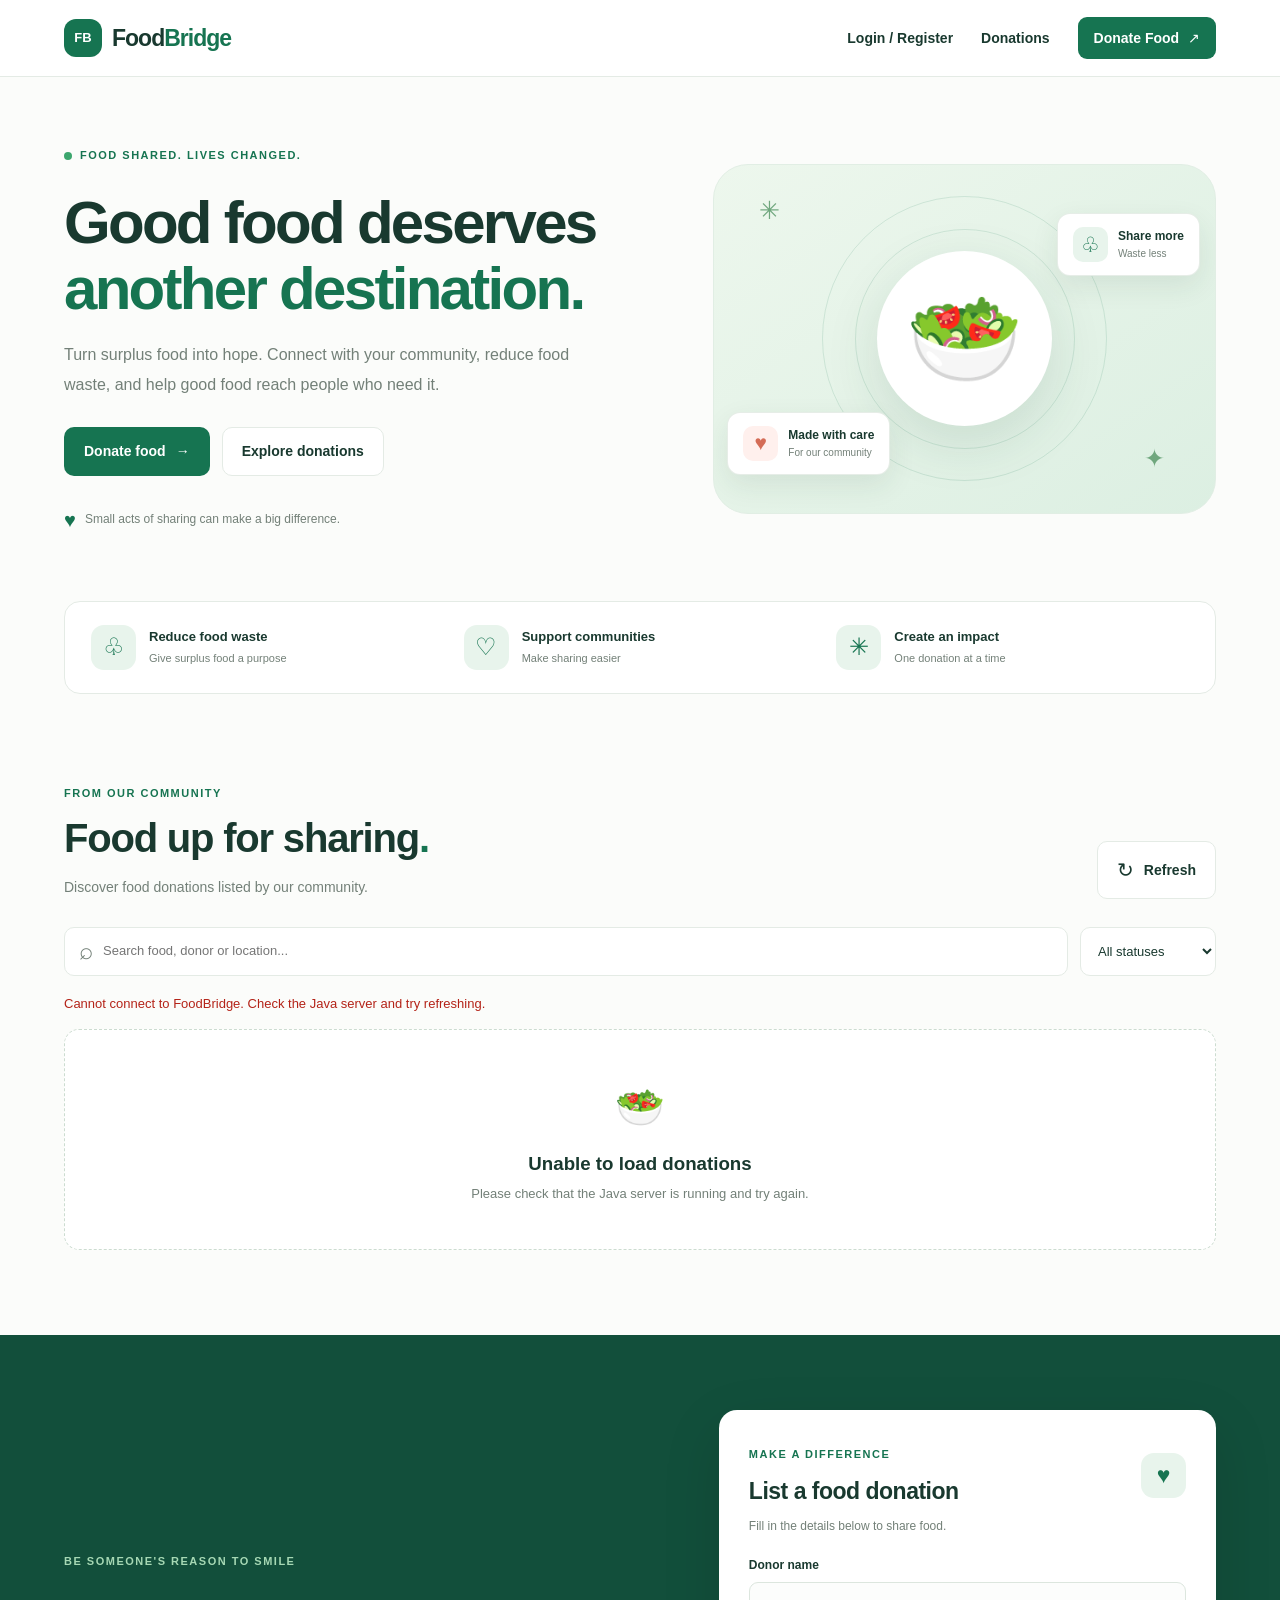
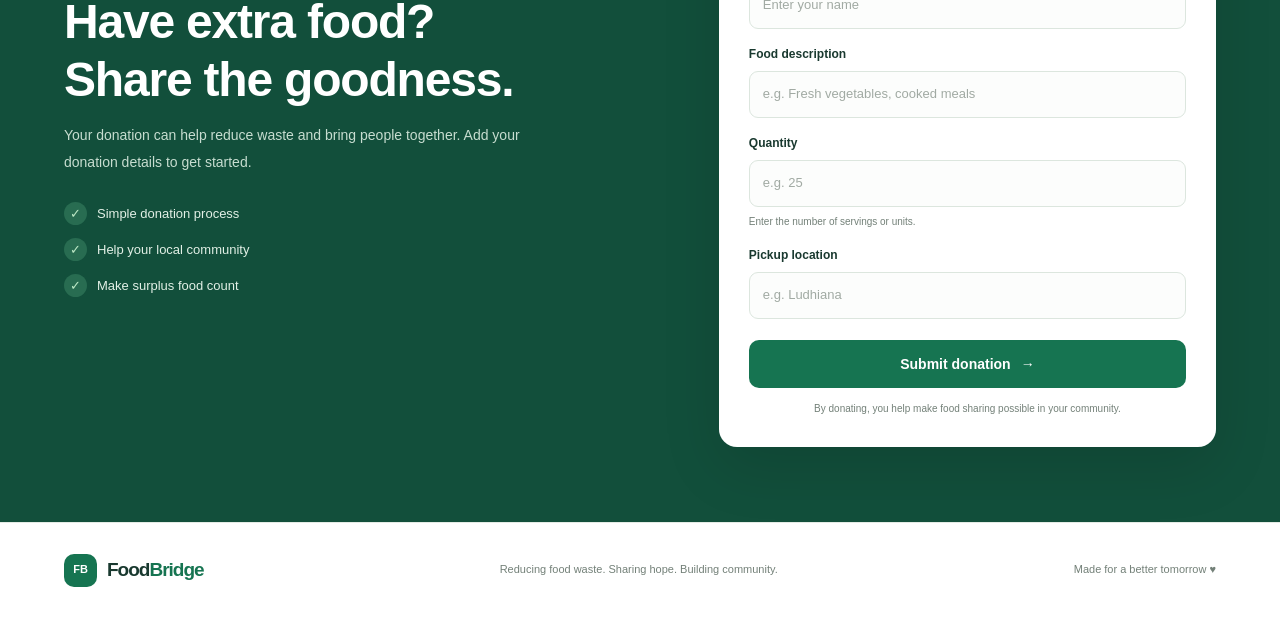
<file: web/index.html>
<!DOCTYPE html>
<html lang="en">
<head>
    <meta charset="UTF-8">
    <meta name="viewport" content="width=device-width, initial-scale=1.0">
    <meta name="theme-color" content="#116149">
    <title>FoodBridge | Share Food, Spread Hope</title>
    <link rel="stylesheet" href="style.css">
</head>
<body>
    <header class="header">
        <nav class="container nav">
            <a class="brand" href="index.html" aria-label="FoodBridge home">
                <span class="brand-icon">FB</span>
                <span>Food<span class="brand-accent">Bridge</span></span>
            </a>

            <div class="nav-links">
                <a href="auth.html">Login / Register</a>
                <a href="#donations-section">Donations</a>
                <a class="nav-cta" href="#donate">Donate Food <span>↗</span></a>
            </div>
        </nav>
    </header>

    <main>
        <section class="hero container">
            <div class="hero-content">
                <span class="eyebrow">
                    <span class="live-dot"></span> FOOD SHARED. LIVES CHANGED.
                </span>

                <h1>Good food deserves<br>
                    <span>another destination.</span>
                </h1>

                <p class="hero-description">
                    Turn surplus food into hope. Connect with your community,
                    reduce food waste, and help good food reach people who need it.
                </p>

                <div class="hero-actions">
                    <a class="button button-primary" href="#donate">
                        Donate food <span>→</span>
                    </a>
                    <a class="button button-secondary" href="#donations-section">
                        Explore donations
                    </a>
                </div>

                <div class="hero-note">
                    <span class="note-icon">♥</span>
                    <span>Small acts of sharing can make a big difference.</span>
                </div>
            </div>

            <div class="hero-visual" aria-label="Food sharing illustration">
                <div class="visual-circle circle-one"></div>
                <div class="visual-circle circle-two"></div>
                <div class="food-emoji" aria-hidden="true">🥗</div>

                <div class="floating-card floating-top">
                    <span class="floating-icon">♧</span>
                    <span>
                        <strong>Share more</strong>
                        <small>Waste less</small>
                    </span>
                </div>

                <div class="floating-card floating-bottom">
                    <span class="heart-icon">♥</span>
                    <span>
                        <strong>Made with care</strong>
                        <small>For our community</small>
                    </span>
                </div>

                <span class="decor decor-one">✳</span>
                <span class="decor decor-two">✦</span>
            </div>
        </section>

        <section class="impact-strip container" aria-label="Our mission">
            <div class="impact-item">
                <span class="impact-icon">♧</span>
                <div>
                    <strong>Reduce food waste</strong>
                    <p>Give surplus food a purpose</p>
                </div>
            </div>

            <div class="impact-item">
                <span class="impact-icon">♡</span>
                <div>
                    <strong>Support communities</strong>
                    <p>Make sharing easier</p>
                </div>
            </div>

            <div class="impact-item">
                <span class="impact-icon">✳</span>
                <div>
                    <strong>Create an impact</strong>
                    <p>One donation at a time</p>
                </div>
            </div>
        </section>

        <section class="section container" id="donations-section">
            <div class="section-heading">
                <div>
                    <span class="eyebrow">FROM OUR COMMUNITY</span>
                    <h2>Food up for sharing<span class="heading-dot">.</span></h2>
                    <p class="muted">
                        Discover food donations listed by our community.
                    </p>
                </div>

                <button id="refreshButton"
                        class="button button-secondary refresh-button"
                        type="button">
                    <span aria-hidden="true">↻</span> Refresh
                </button>
            </div>

            <div class="filter-bar">
                <label class="search-box">
                    <span aria-hidden="true">⌕</span>
                    <input id="searchInput" type="search"
                           placeholder="Search food, donor or location..."
                           aria-label="Search donations">
                </label>

                <label class="filter-select">
                    <span class="sr-only">Filter donations by status</span>
                    <select id="statusFilter">
                        <option value="ALL">All statuses</option>
                        <option value="AVAILABLE">Available</option>
                        <option value="CLAIMED">Claimed</option>
                        <option value="COMPLETED">Completed</option>
                        <option value="CANCELLED">Cancelled</option>
                    </select>
                </label>
            </div>

            <p id="message" class="message" role="status" aria-live="polite">
                Loading donations...
            </p>

            <div id="donations" class="donation-grid"></div>
        </section>

        <section class="donate-section" id="donate">
            <div class="container donate-layout">
                <div class="donate-intro">
                    <span class="eyebrow eyebrow-light">
                        BE SOMEONE'S REASON TO SMILE
                    </span>

                    <h2>Have extra food?<br>Share the goodness.</h2>

                    <p>
                        Your donation can help reduce waste and bring people
                        together. Add your donation details to get started.
                    </p>

                    <div class="donate-points">
                        <p><span>✓</span> Simple donation process</p>
                        <p><span>✓</span> Help your local community</p>
                        <p><span>✓</span> Make surplus food count</p>
                    </div>
                </div>

                <div class="form-card">
                    <div class="form-heading">
                        <div>
                            <span class="eyebrow">MAKE A DIFFERENCE</span>
                            <h3>List a food donation</h3>
                        </div>
                        <span class="form-icon" aria-hidden="true">♥</span>
                    </div>

                    <p class="muted form-subtitle">
                        Fill in the details below to share food.
                    </p>

                    <form id="donationForm">
                        <div class="form-field">
                            <label for="donor">Donor name</label>
                            <input id="donor" name="donor" required maxlength="80"
                                   autocomplete="name"
                                   placeholder="Enter your name">
                        </div>

                        <div class="form-field">
                            <label for="food">Food description</label>
                            <input id="food" name="food" required maxlength="100"
                                   placeholder="e.g. Fresh vegetables, cooked meals">
                        </div>

                        <div class="form-field">
                            <label for="quantity">Quantity</label>
                            <input id="quantity" name="quantity" type="number"
                                   min="1" max="100000" step="1" required
                                   placeholder="e.g. 25">
                            <small>Enter the number of servings or units.</small>
                        </div>

                        <div class="form-field">
                            <label for="location">Pickup location</label>
                            <input id="location" name="location" required
                                   maxlength="150" autocomplete="street-address"
                                   placeholder="e.g. Ludhiana">
                        </div>

                        <button id="submitButton"
                                class="button button-primary submit-button"
                                type="submit">
                            Submit donation <span>→</span>
                        </button>

                        <p class="privacy-note">
                            By donating, you help make food sharing possible
                            in your community.
                        </p>
                    </form>
                </div>
            </div>
        </section>
    </main>

    <footer class="footer">
        <div class="container footer-content">
            <a class="brand footer-brand" href="index.html">
                <span class="brand-icon">FB</span>
                <span>Food<span class="brand-accent">Bridge</span></span>
            </a>

            <p>Reducing food waste. Sharing hope. Building community.</p>
            <span class="copyright">Made for a better tomorrow ♥</span>
        </div>
    </footer>

    <script src="app.js"></script>
</body>
</html>
</file>
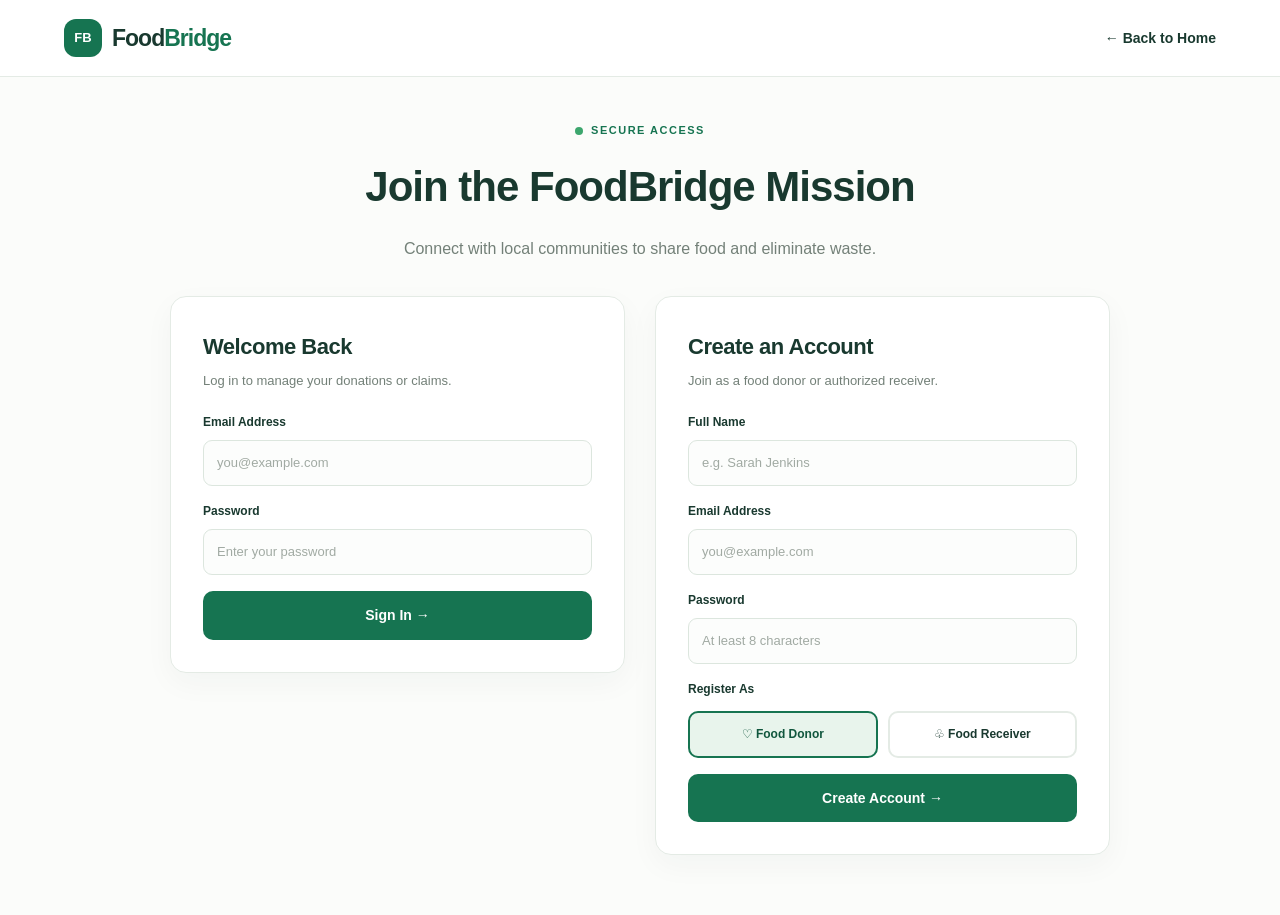
<file: web/auth.html>
<!DOCTYPE html>
<html lang="en">
<head>
    <meta charset="UTF-8">
    <meta name="viewport" content="width=device-width, initial-scale=1.0">
    <meta name="theme-color" content="#167451">
    <title>FoodBridge | Login & Register</title>
    <link rel="stylesheet" href="style.css">
    <style>
        .auth-container {
            max-width: 980px;
            margin: 40px auto 60px;
            padding: 0 20px;
        }
        .auth-header {
            text-align: center;
            margin-bottom: 35px;
        }
        .auth-header h1 {
            font-size: clamp(30px, 4vw, 42px);
            margin: 10px 0 8px;
            letter-spacing: -1px;
        }
        .auth-grid {
            display: grid;
            grid-template-columns: 1fr 1fr;
            gap: 30px;
            align-items: start;
        }
        .auth-card {
            background: white;
            border: 1px solid var(--border);
            border-radius: 16px;
            padding: 32px;
            box-shadow: 0 10px 30px rgba(22, 62, 39, 0.04);
        }
        .auth-card h2 {
            margin: 0 0 6px;
            font-size: 22px;
            color: var(--text);
            letter-spacing: -0.5px;
        }
        .auth-card p.subtitle {
            margin: 0 0 22px;
            font-size: 13px;
            color: var(--muted);
        }
        .auth-form {
            display: grid;
            gap: 16px;
        }
        .role-selector {
            display: grid;
            grid-template-columns: 1fr 1fr;
            gap: 10px;
            margin-top: 4px;
        }
        .role-option {
            display: flex;
            align-items: center;
            justify-content: center;
            gap: 8px;
            padding: 12px;
            border: 2px solid var(--border);
            border-radius: 10px;
            cursor: pointer;
            font-size: 13px;
            font-weight: 650;
            color: var(--text);
            transition: all 0.2s;
        }
        .role-option input {
            display: none;
        }
        .role-option.active {
            border-color: var(--green);
            background: var(--green-light);
            color: var(--green-dark);
        }
        .alert-box {
            padding: 12px 16px;
            border-radius: 10px;
            font-size: 13px;
            margin-bottom: 20px;
            display: none;
        }
        .alert-box.error {
            display: block;
            background: #ffebeb;
            color: #a62d2d;
            border: 1px solid #f5c2c2;
        }
        .alert-box.success {
            display: block;
            background: #e5f5e9;
            color: #176b40;
            border: 1px solid #bce8c5;
        }
        @media (max-width: 768px) {
            .auth-grid {
                grid-template-columns: 1fr;
            }
        }
    </style>
</head>
<body>
    <header class="header">
        <nav class="container nav">
            <a class="brand" href="index.html" aria-label="FoodBridge home">
                <span class="brand-icon">FB</span>
                <span>Food<span class="brand-accent">Bridge</span></span>
            </a>
            <div class="nav-links">
                <a href="index.html">← Back to Home</a>
            </div>
        </nav>
    </header>

    <main class="auth-container">
        <div class="auth-header">
            <span class="eyebrow"><span class="live-dot"></span> SECURE ACCESS</span>
            <h1>Join the FoodBridge Mission</h1>
            <p class="muted">Connect with local communities to share food and eliminate waste.</p>
        </div>

        <div id="globalAlert" class="alert-box" role="status" aria-live="polite"></div>

        <div class="auth-grid">
            <!-- LOGIN CARD -->
            <section class="auth-card">
                <h2>Welcome Back</h2>
                <p class="subtitle">Log in to manage your donations or claims.</p>

                <form id="loginForm" class="auth-form">
                    <div class="form-field">
                        <label for="loginEmail">Email Address</label>
                        <input id="loginEmail" name="email" type="email" required
                               autocomplete="username" placeholder="you@example.com">
                    </div>

                    <div class="form-field">
                        <label for="loginPassword">Password</label>
                        <input id="loginPassword" name="password" type="password" required
                               autocomplete="current-password" placeholder="Enter your password">
                    </div>

                    <button id="loginButton" type="submit" class="button button-primary">
                        Sign In →
                    </button>
                </form>
            </section>

            <!-- REGISTER CARD -->
            <section class="auth-card">
                <h2>Create an Account</h2>
                <p class="subtitle">Join as a food donor or authorized receiver.</p>

                <form id="registerForm" class="auth-form">
                    <div class="form-field">
                        <label for="fullName">Full Name</label>
                        <input id="fullName" name="fullName" type="text" required maxlength="100"
                               autocomplete="name" placeholder="e.g. Sarah Jenkins">
                    </div>

                    <div class="form-field">
                        <label for="regEmail">Email Address</label>
                        <input id="regEmail" name="email" type="email" required maxlength="255"
                               autocomplete="email" placeholder="you@example.com">
                    </div>

                    <div class="form-field">
                        <label for="regPassword">Password</label>
                        <input id="regPassword" name="password" type="password" required minlength="8"
                               autocomplete="new-password" placeholder="At least 8 characters">
                    </div>

                    <div class="form-field">
                        <label>Register As</label>
                        <div class="role-selector">
                            <label class="role-option active" id="donorOption">
                                <input type="radio" name="role" value="DONOR" checked>
                                <span>♡ Food Donor</span>
                            </label>
                            <label class="role-option" id="receiverOption">
                                <input type="radio" name="role" value="RECEIVER">
                                <span>♧ Food Receiver</span>
                            </label>
                        </div>
                    </div>

                    <button id="registerButton" type="submit" class="button button-primary">
                        Create Account →
                    </button>
                </form>
            </section>
        </div>
    </main>

    <script>
        const alertBox = document.getElementById("globalAlert");

        function showAlert(text, type = "error") {
            alertBox.textContent = text;
            alertBox.className = "alert-box " + type;
            alertBox.scrollIntoView({ behavior: "smooth", block: "nearest" });
        }

        // Role option styling toggle
        const donorOption = document.getElementById("donorOption");
        const receiverOption = document.getElementById("receiverOption");

        donorOption.addEventListener("click", () => {
            donorOption.classList.add("active");
            receiverOption.classList.remove("active");
        });

        receiverOption.addEventListener("click", () => {
            receiverOption.classList.add("active");
            donorOption.classList.remove("active");
        });

        async function submitAuth(url, payload, buttonId) {
            const btn = document.getElementById(buttonId);
            const originalText = btn.textContent;
            btn.disabled = true;
            btn.textContent = "Verifying...";
            alertBox.className = "alert-box";

            try {
                const response = await fetch(url, {
                    method: "POST",
                    headers: { "Content-Type": "application/json" },
                    credentials: "include",
                    body: JSON.stringify(payload)
                });

                const data = await response.json().catch(() => ({}));

                if (!response.ok) {
                    throw new Error(data.error || "Authentication failed. Please check your credentials.");
                }

                showAlert(`Welcome, ${data.fullName || "Friend"}! Redirecting...`, "success");

                setTimeout(() => {
                    if (data.role === "DONOR") {
                        window.location.href = "donor.html";
                    } else if (data.role === "RECEIVER") {
                        window.location.href = "receiver.html";
                    } else {
                        window.location.href = "index.html";
                    }
                }, 900);

            } catch (err) {
                showAlert(err.message === "Failed to fetch" ? "Cannot connect to server. Is the Java backend running?" : err.message, "error");
                btn.disabled = false;
                btn.textContent = originalText;
            }
        }

        document.getElementById("loginForm").addEventListener("submit", (e) => {
            e.preventDefault();
            submitAuth("/api/login", {
                email: document.getElementById("loginEmail").value.trim(),
                password: document.getElementById("loginPassword").value
            }, "loginButton");
        });

        document.getElementById("registerForm").addEventListener("submit", (e) => {
            e.preventDefault();
            const selectedRole = document.querySelector('input[name="role"]:checked')?.value || "DONOR";
            submitAuth("/api/register", {
                fullName: document.getElementById("fullName").value.trim(),
                email: document.getElementById("regEmail").value.trim(),
                password: document.getElementById("regPassword").value,
                role: selectedRole
            }, "registerButton");
        });
    </script>
</body>
</html>
</file>
<file: web/style.css>
* {
    box-sizing: border-box;
}

:root {
    font-family: "Segoe UI", Arial, sans-serif;
    color: #19392f;
    background: #fbfcfa;
    font-synthesis: none;
    text-rendering: optimizeLegibility;
    scroll-behavior: smooth;
    --green: #167451;
    --green-dark: #10563d;
    --green-light: #e8f4ec;
    --text: #19392f;
    --muted: #738078;
    --border: #e4ebe5;
    --white: #ffffff;
}

body {
    margin: 0;
    line-height: 1.6;
}

a {
    color: inherit;
}

button,
input,
select {
    font: inherit;
}

button,
a,
input,
select {
    -webkit-tap-highlight-color: transparent;
}

button:focus-visible,
a:focus-visible,
input:focus-visible,
select:focus-visible {
    outline: 3px solid #8bc9a4;
    outline-offset: 3px;
}

.container {
    width: min(1160px, 90%);
    margin-inline: auto;
}

.header {
    position: sticky;
    top: 0;
    z-index: 10;
    background: rgba(255, 255, 255, 0.96);
    border-bottom: 1px solid var(--border);
    backdrop-filter: blur(12px);
}

.nav {
    min-height: 76px;
    display: flex;
    align-items: center;
    justify-content: space-between;
    gap: 20px;
}

.brand {
    display: inline-flex;
    align-items: center;
    gap: 10px;
    color: var(--text);
    font-size: 23px;
    font-weight: 800;
    letter-spacing: -1px;
    text-decoration: none;
}

.brand-icon {
    display: grid;
    width: 38px;
    height: 38px;
    place-items: center;
    border-radius: 12px;
    background: var(--green);
    color: white;
    font-size: 13px;
    letter-spacing: 0;
}

.brand-accent {
    color: var(--green);
}

.nav-links {
    display: flex;
    align-items: center;
    gap: 28px;
}

.nav-links > a {
    font-size: 14px;
    font-weight: 650;
    text-decoration: none;
}

.nav-links > a:hover {
    color: var(--green);
}

.nav-links .nav-cta {
    padding: 10px 16px;
    border-radius: 9px;
    background: var(--green);
    color: white;
}

.nav-cta:hover {
    background: var(--green-dark);
}

.nav-cta span {
    margin-left: 5px;
}

.hero {
    min-height: 490px;
    display: grid;
    grid-template-columns: 1.1fr 0.9fr;
    align-items: center;
    gap: 35px;
    padding-block: 65px;
}

.hero-content {
    max-width: 620px;
}

.eyebrow {
    display: inline-flex;
    align-items: center;
    gap: 8px;
    color: var(--green);
    font-size: 11px;
    font-weight: 800;
    letter-spacing: 1.5px;
}

.live-dot {
    width: 8px;
    height: 8px;
    border-radius: 50%;
    background: #3ca66d;
}

.hero h1 {
    margin: 22px 0 18px;
    font-size: clamp(38px, 5vw, 60px);
    line-height: 1.1;
    letter-spacing: -2.7px;
}

.hero h1 span {
    color: var(--green);
}

.hero-description {
    max-width: 510px;
    color: var(--muted);
    font-size: 16px;
    line-height: 1.9;
}

.hero-actions {
    display: flex;
    flex-wrap: wrap;
    gap: 12px;
    margin-top: 27px;
}

.button {
    display: inline-flex;
    min-height: 46px;
    align-items: center;
    justify-content: center;
    gap: 10px;
    padding: 12px 19px;
    border: 1px solid transparent;
    border-radius: 10px;
    font-size: 14px;
    font-weight: 750;
    text-decoration: none;
    cursor: pointer;
    transition: background 0.2s, transform 0.2s;
}

.button:hover:not(:disabled) {
    transform: translateY(-1px);
}

.button-primary {
    background: var(--green);
    color: white;
}

.button-primary:hover:not(:disabled) {
    background: var(--green-dark);
}

.button-secondary {
    border-color: var(--border);
    background: white;
    color: var(--text);
}

.button-secondary:hover:not(:disabled) {
    background: #f1f7f2;
}

.button:disabled {
    cursor: wait;
    opacity: 0.65;
}

.hero-note {
    display: flex;
    align-items: center;
    gap: 9px;
    margin-top: 28px;
    color: var(--muted);
    font-size: 12px;
}

.note-icon {
    color: var(--green);
    font-size: 20px;
}

.hero-visual {
    position: relative;
    min-height: 350px;
    display: grid;
    place-items: center;
    overflow: hidden;
    border: 1px solid #e1eee4;
    border-radius: 35px;
    background: linear-gradient(145deg, #edf7ed, #dcefe2);
}

.visual-circle {
    position: absolute;
    border: 1px solid rgba(22, 116, 81, 0.13);
    border-radius: 50%;
}

.circle-one {
    width: 285px;
    height: 285px;
}

.circle-two {
    width: 220px;
    height: 220px;
}

.food-emoji {
    position: relative;
    z-index: 1;
    display: grid;
    width: 175px;
    height: 175px;
    place-items: center;
    border: 9px solid rgba(255, 255, 255, 0.72);
    border-radius: 50%;
    background: #fff;
    box-shadow: 0 18px 55px rgba(25, 77, 47, 0.12);
    font-size: 94px;
}

.floating-card {
    position: absolute;
    z-index: 2;
    display: flex;
    align-items: center;
    gap: 10px;
    padding: 13px 15px;
    border: 1px solid rgba(228, 235, 229, 0.9);
    border-radius: 13px;
    background: white;
    box-shadow: 0 10px 28px rgba(32, 72, 48, 0.09);
}

.floating-top {
    top: 48px;
    right: 15px;
}

.floating-bottom {
    bottom: 38px;
    left: 13px;
}

.floating-card strong,
.floating-card small {
    display: block;
}

.floating-card strong {
    font-size: 12px;
}

.floating-card small {
    color: var(--muted);
    font-size: 10px;
}

.floating-icon,
.heart-icon {
    display: grid;
    width: 35px;
    height: 35px;
    place-items: center;
    border-radius: 10px;
    background: var(--green-light);
    color: var(--green);
    font-size: 21px;
}

.heart-icon {
    background: #fff0ed;
    color: #d46c56;
}

.decor {
    position: absolute;
    color: #70a77e;
    font-size: 25px;
}

.decor-one {
    top: 25px;
    left: 45px;
}

.decor-two {
    right: 50px;
    bottom: 35px;
}

.impact-strip {
    display: grid;
    grid-template-columns: repeat(3, 1fr);
    gap: 20px;
    padding: 23px 26px;
    border: 1px solid var(--border);
    border-radius: 16px;
    background: white;
}

.impact-item {
    display: flex;
    align-items: center;
    gap: 13px;
}

.impact-icon {
    display: grid;
    width: 45px;
    height: 45px;
    flex-shrink: 0;
    place-items: center;
    border-radius: 13px;
    background: var(--green-light);
    color: var(--green);
    font-size: 24px;
}

.impact-item strong {
    display: block;
    font-size: 13px;
}

.impact-item p {
    margin: 2px 0 0;
    color: var(--muted);
    font-size: 11px;
}

.section {
    padding-block: 85px;
}

.section-heading {
    display: flex;
    align-items: end;
    justify-content: space-between;
    gap: 20px;
}

.section-heading h2,
.donate-intro h2 {
    margin: 10px 0;
    font-size: clamp(29px, 4vw, 40px);
    line-height: 1.2;
    letter-spacing: -1.2px;
}

.heading-dot {
    color: var(--green);
}

.muted {
    color: var(--muted);
}

.section-heading .muted {
    margin-bottom: 0;
    font-size: 14px;
}

.refresh-button {
    flex-shrink: 0;
}

.refresh-button span {
    font-size: 20px;
}

.filter-bar {
    display: flex;
    gap: 12px;
    margin-top: 28px;
}

.search-box {
    display: flex;
    min-width: 0;
    flex: 1;
    align-items: center;
    gap: 10px;
    padding: 0 14px;
    border: 1px solid var(--border);
    border-radius: 10px;
    background: white;
    color: var(--muted);
}

.search-box > span {
    font-size: 24px;
}

.search-box input {
    width: 100%;
    min-width: 0;
    padding: 13px 0;
    border: 0;
    outline: none;
    background: transparent;
    color: var(--text);
    font-size: 13px;
}

.search-box input:focus-visible {
    outline: none;
}

.filter-select select {
    min-height: 49px;
    padding: 0 34px 0 13px;
    border: 1px solid var(--border);
    border-radius: 10px;
    background: white;
    color: var(--text);
    font-size: 13px;
    cursor: pointer;
}

.message {
    min-height: 25px;
    margin: 18px 0 0;
    color: var(--muted);
    font-size: 13px;
}

.message.error {
    color: #b42318;
}

.message.success {
    color: var(--green);
}

.donation-grid {
    display: grid;
    grid-template-columns: repeat(3, minmax(0, 1fr));
    gap: 18px;
    margin-top: 10px;
}

.donation-card {
    min-width: 0;
    padding: 22px;
    border: 1px solid var(--border);
    border-radius: 15px;
    background: white;
    box-shadow: 0 4px 15px rgba(22, 62, 39, 0.025);
    overflow-wrap: anywhere;
    transition: border-color 0.2s, box-shadow 0.2s, transform 0.2s;
}

.donation-card:hover {
    transform: translateY(-3px);
    border-color: #bfdcc7;
    box-shadow: 0 12px 30px rgba(22, 62, 39, 0.07);
}

.card-top {
    display: flex;
    align-items: start;
    justify-content: space-between;
    gap: 10px;
}

.food-symbol {
    display: grid;
    width: 46px;
    height: 46px;
    flex-shrink: 0;
    place-items: center;
    border-radius: 13px;
    background: #eff6eb;
    font-size: 25px;
}

.donation-card h3 {
    margin: 17px 0 6px;
    font-size: 19px;
    line-height: 1.4;
    overflow-wrap: anywhere;
}

.card-donor {
    margin: 0;
    color: var(--muted);
    font-size: 12px;
}

.card-divider {
    height: 1px;
    margin: 17px 0;
    background: var(--border);
}

.card-detail {
    display: flex;
    align-items: start;
    gap: 10px;
    margin: 11px 0;
    font-size: 12px;
}

.detail-icon {
    flex-shrink: 0;
    color: var(--green);
    font-size: 16px;
}

.detail-label {
    display: block;
    color: var(--muted);
    font-size: 10px;
}

.detail-value {
    display: block;
    font-weight: 650;
    overflow-wrap: anywhere;
}

.status {
    display: inline-flex;
    align-items: center;
    padding: 5px 9px;
    border-radius: 20px;
    font-size: 10px;
    font-weight: 800;
    letter-spacing: 0.3px;
    white-space: nowrap;
}

.status-available {
    background: #e5f5e9;
    color: #176b40;
}

.status-claimed {
    background: #fff2d8;
    color: #8a5a00;
}

.status-completed {
    background: #e6efff;
    color: #2954a3;
}

.status-cancelled {
    background: #ffebeb;
    color: #a62d2d;
}

.empty-state {
    grid-column: 1 / -1;
    padding: 45px 20px;
    border: 1px dashed #ccdcd0;
    border-radius: 15px;
    background: #fff;
    text-align: center;
}

.empty-icon {
    font-size: 40px;
}

.empty-state h3 {
    margin: 10px 0 5px;
}

.empty-state p {
    margin: 0;
    color: var(--muted);
    font-size: 13px;
}

.donate-section {
    padding-block: 75px;
    background: #124f3b;
    color: white;
}

.donate-layout {
    display: grid;
    grid-template-columns: 1fr 0.85fr;
    align-items: center;
    gap: 70px;
}

.eyebrow-light {
    color: #a6d8b4;
}

.donate-intro h2 {
    margin-top: 20px;
    font-size: clamp(35px, 4.5vw, 48px);
}

.donate-intro > p {
    max-width: 470px;
    color: #c7ddd0;
    font-size: 14px;
    line-height: 1.9;
}

.donate-points {
    margin-top: 27px;
}

.donate-points p {
    display: flex;
    align-items: center;
    gap: 10px;
    margin: 13px 0;
    color: #e2f0e6;
    font-size: 13px;
}

.donate-points span {
    display: grid;
    width: 23px;
    height: 23px;
    place-items: center;
    border-radius: 50%;
    background: #286c51;
    color: #bce8c5;
    font-weight: 800;
}

.form-card {
    padding: 29px;
    border: 1px solid rgba(255, 255, 255, 0.5);
    border-radius: 18px;
    background: white;
    color: var(--text);
    box-shadow: 0 20px 60px rgba(0, 0, 0, 0.12);
}

.form-heading {
    display: flex;
    align-items: center;
    justify-content: space-between;
    gap: 15px;
}

.form-heading h3 {
    margin: 7px 0 0;
    font-size: 23px;
    letter-spacing: -0.5px;
}

.form-icon {
    display: grid;
    width: 45px;
    height: 45px;
    flex-shrink: 0;
    place-items: center;
    border-radius: 13px;
    background: var(--green-light);
    color: var(--green);
    font-size: 23px;
}

.form-subtitle {
    margin: 7px 0 20px;
    font-size: 12px;
}

#donationForm {
    display: grid;
    gap: 16px;
}

.form-field {
    display: grid;
    gap: 7px;
}

.form-field label {
    font-size: 12px;
    font-weight: 750;
}

.form-field input {
    width: 100%;
    min-width: 0;
    padding: 12px 13px;
    border: 1px solid #dce6de;
    border-radius: 9px;
    background: #fcfdfc;
    color: var(--text);
    font-size: 13px;
}

.form-field input::placeholder {
    color: #a1aaa3;
}

.form-field input:focus {
    border-color: var(--green);
    outline: 2px solid #d8eee0;
    outline-offset: 0;
}

.form-field small {
    color: var(--muted);
    font-size: 10px;
}

.submit-button {
    width: 100%;
    margin-top: 5px;
}

.privacy-note {
    margin: -3px 0 0;
    color: var(--muted);
    font-size: 10px;
    text-align: center;
}

.footer {
    padding-block: 27px;
    border-top: 1px solid var(--border);
    background: white;
}

.footer-content {
    display: flex;
    align-items: center;
    justify-content: space-between;
    gap: 20px;
}

.footer-brand {
    font-size: 19px;
}

.footer-brand .brand-icon {
    width: 33px;
    height: 33px;
    border-radius: 10px;
    font-size: 11px;
}

.footer-content > p,
.copyright {
    color: var(--muted);
    font-size: 11px;
}

.sr-only {
    position: absolute;
    width: 1px;
    height: 1px;
    padding: 0;
    margin: -1px;
    overflow: hidden;
    clip: rect(0, 0, 0, 0);
    white-space: nowrap;
    border: 0;
}

@media (max-width: 900px) {
    .hero {
        gap: 22px;
    }

    .hero h1 {
        font-size: clamp(36px, 5vw, 48px);
    }

    .hero-visual {
        min-height: 300px;
    }

    .food-emoji {
        width: 140px;
        height: 140px;
        font-size: 75px;
    }

    .circle-one {
        width: 230px;
        height: 230px;
    }

    .circle-two {
        width: 175px;
        height: 175px;
    }

    .donation-grid {
        grid-template-columns: repeat(2, minmax(0, 1fr));
    }

    .donate-layout {
        gap: 35px;
    }

    .impact-strip {
        gap: 12px;
        padding-inline: 17px;
    }
}

@media (max-width: 650px) {
    .container {
        width: min(100% - 32px, 520px);
    }

    .nav {
        min-height: 67px;
    }

    .brand {
        gap: 7px;
        font-size: 20px;
    }

    .brand-icon {
        width: 34px;
        height: 34px;
    }

    .nav-links {
        gap: 13px;
    }

    .nav-links > a {
        font-size: 12px;
    }

    .nav-links .nav-cta {
        padding: 9px 10px;
    }

    .hero {
        grid-template-columns: 1fr;
        gap: 30px;
        padding-block: 48px 35px;
    }

    .hero h1 {
        font-size: clamp(37px, 9vw, 51px);
        letter-spacing: -1.8px;
    }

    .hero-description {
        font-size: 14px;
    }

    .hero-visual {
        min-height: 290px;
        border-radius: 24px;
    }

    .impact-strip {
        grid-template-columns: 1fr;
        gap: 17px;
        padding: 22px;
    }

    .impact-item {
        gap: 12px;
    }

    .section {
        padding-block: 60px;
    }

    .section-heading {
        align-items: start;
        flex-direction: column;
    }

    .section-heading h2 {
        font-size: 32px;
    }

    .refresh-button {
        min-height: 40px;
    }

    .filter-bar {
        flex-direction: column;
    }

    .filter-select select {
        width: 100%;
    }

    .donation-grid {
        grid-template-columns: 1fr;
    }

    .donate-section {
        padding-block: 55px;
    }

    .donate-layout {
        grid-template-columns: 1fr;
        gap: 30px;
    }

    .donate-intro h2 {
        font-size: 38px;
    }

    .form-card {
        padding: 22px 18px;
    }

    .footer-content {
        align-items: start;
        flex-direction: column;
        gap: 9px;
    }

    .footer-content > p {
        margin: 0;
    }
}
.claim-button {
    width: 100%;
    margin-top: 18px;
}

.claim-button:disabled {
    opacity: 0.6;
    cursor: wait;
}

@media (prefers-reduced-motion: reduce) {
    *,
    *::before,
    *::after {
        scroll-behavior: auto !important;
        transition-duration: 0.01ms !important;
    }
}
</file>
